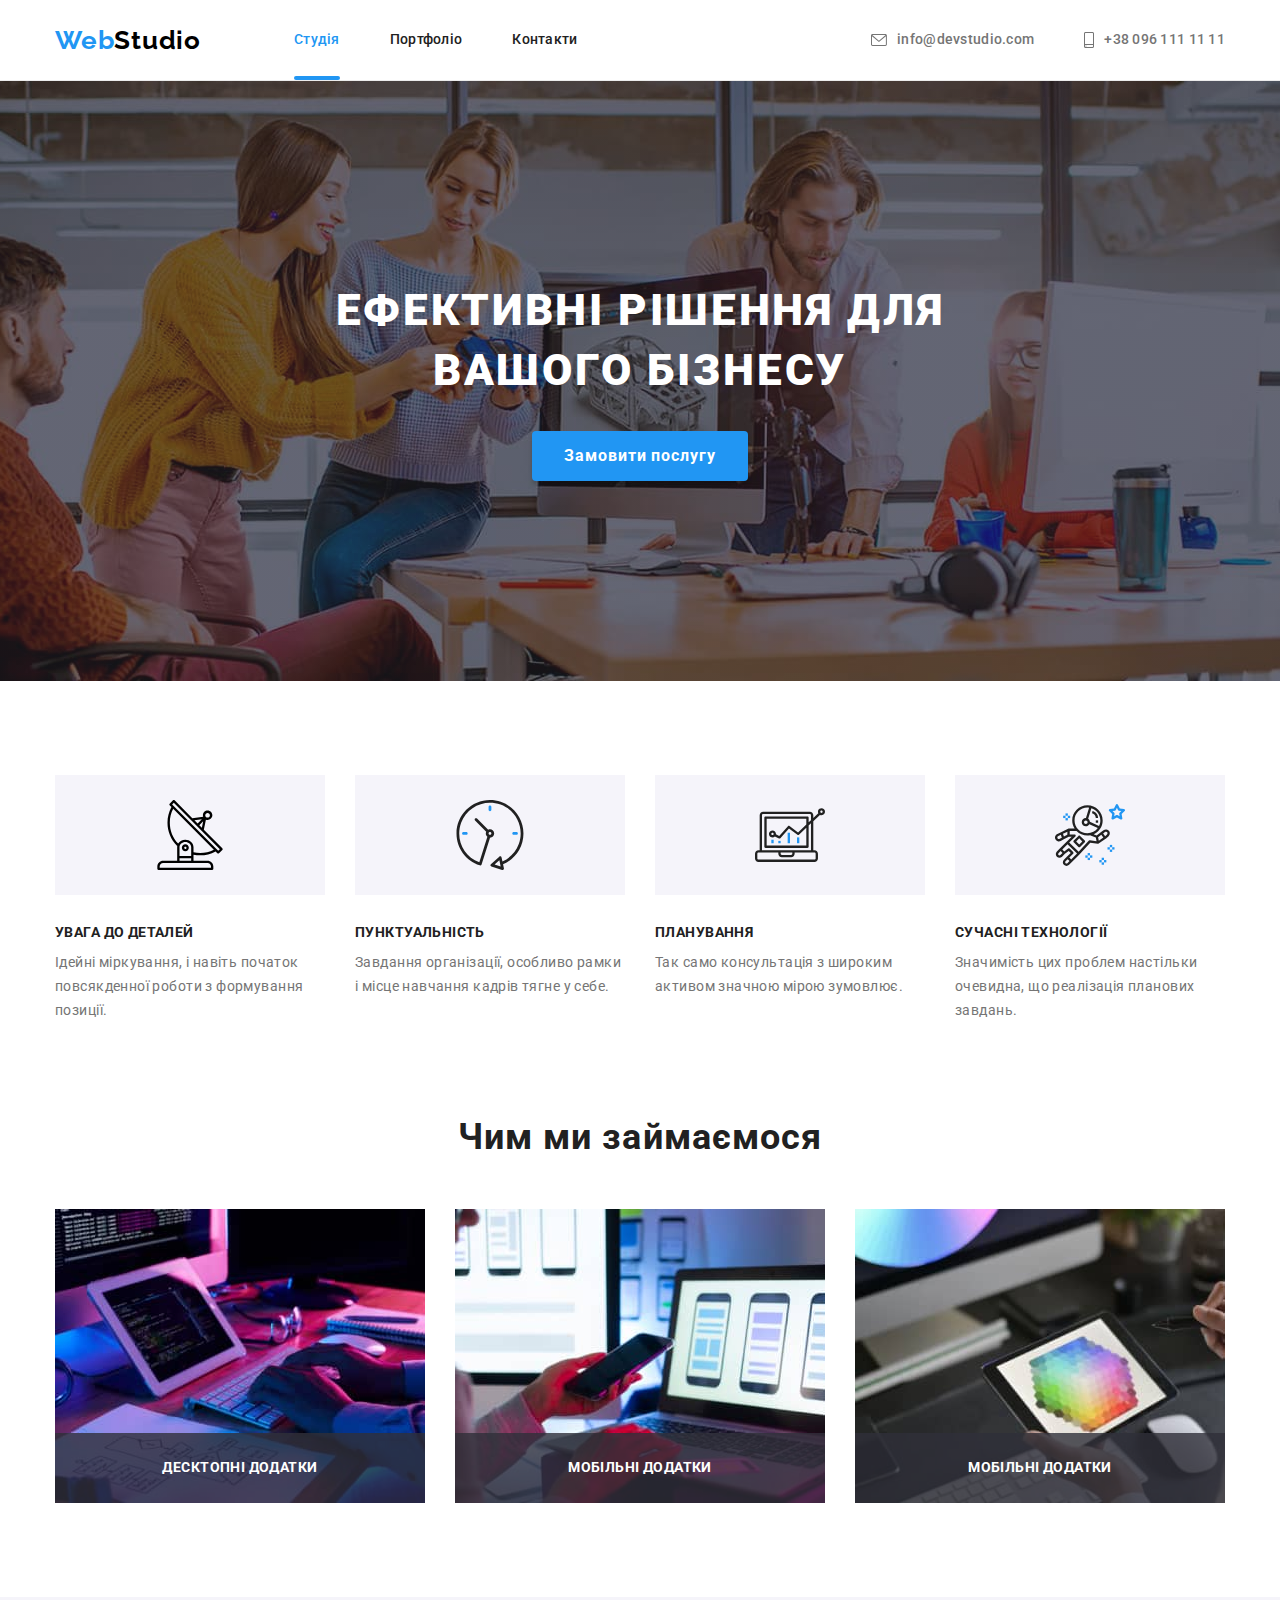
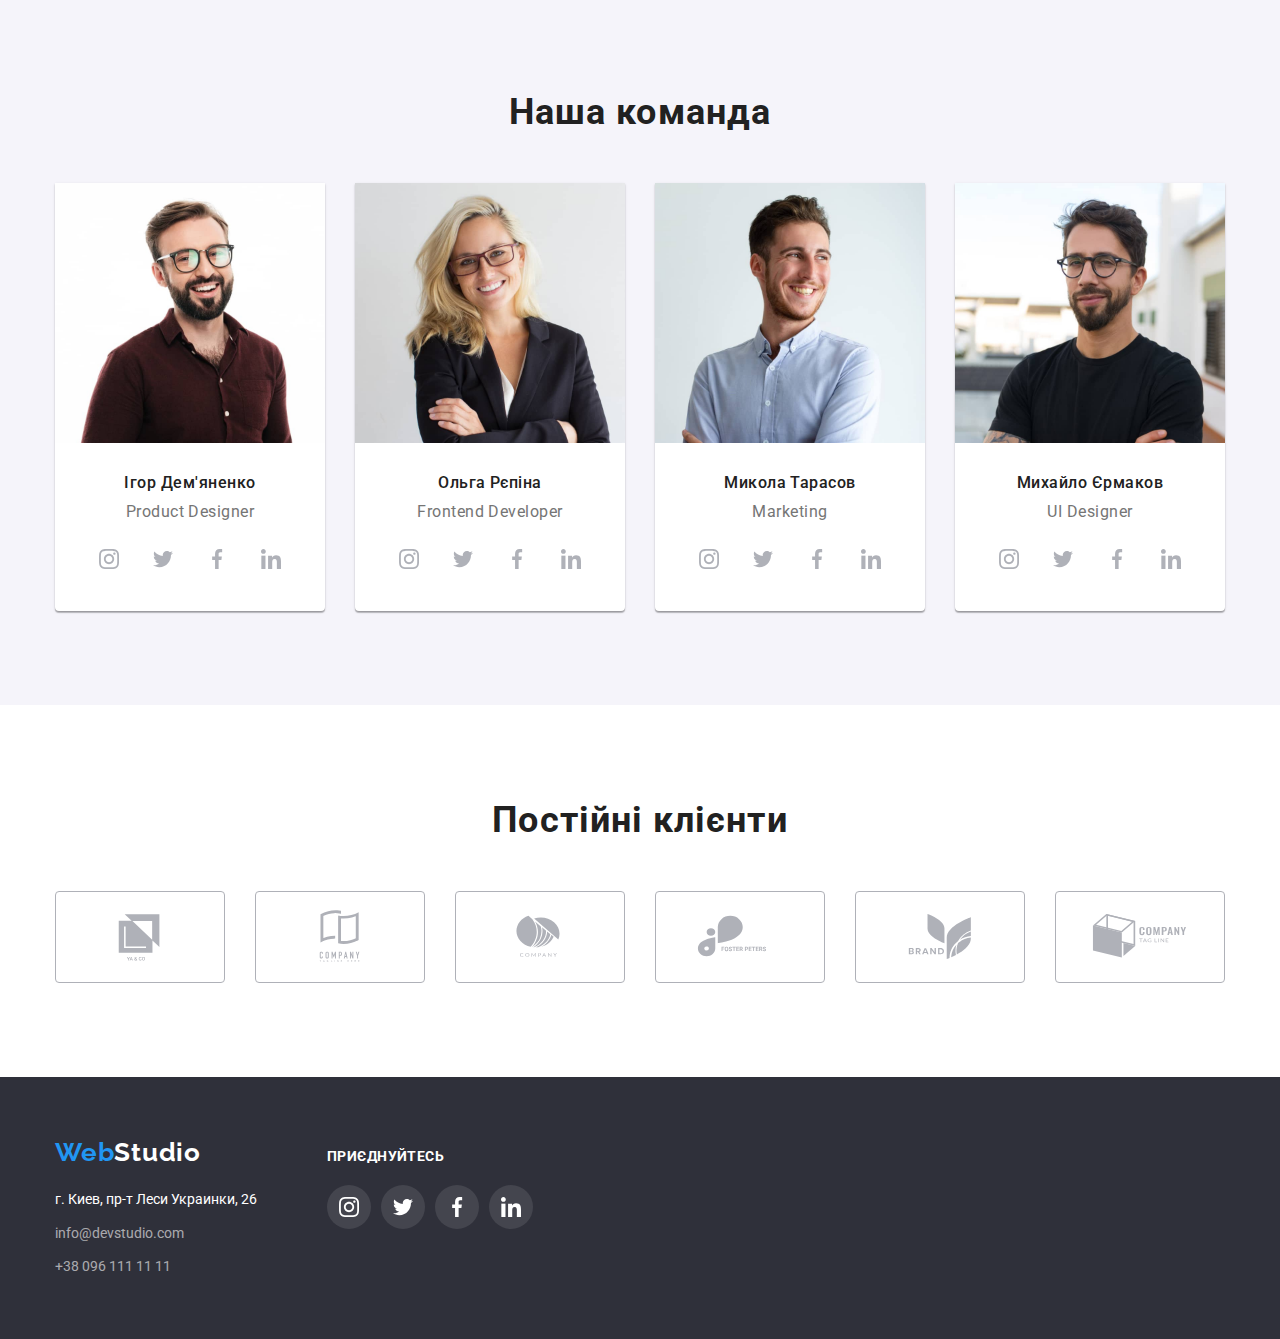
<file: index.html>
<!DOCTYPE html>
<html lang="uk">
  <head>
    <meta charset="UTF-8" />
    <meta http-equiv="X-UA-Compatible" content="IE=edge" />
    <meta name="viewport" content="width=device-width, initial-scale=1.0" />
    <title>GOIT-MARKUP_HW-05</title>
    <link rel="preconnect" href="https://fonts.googleapis.com" />
    <link rel="preconnect" href="https://fonts.gstatic.com" crossorigin />
    <link
      href="https://fonts.googleapis.com/css2?family=Montserrat:wght@400;700&family=Raleway:wght@700&family=Roboto:wght@400;500;700;900&display=swap"
      rel="stylesheet"
    />
    <link
      rel="stylesheet"
      href="https://cdnjs.cloudflare.com/ajax/libs/modern-normalize/1.1.0/modern-normalize.min.css"
    />
    <link rel="stylesheet" href="css/styles.css" />
  </head>
  <body>
    <!-- Шапка -->
    <header class="header">
      <div class="container-nav">
        <nav class="main-nav">
          <a href="./index.html" class="logo link"
            ><span class="accent">Web</span>Studio</a
          >
          <ul class="site-nav list">
            <li class="items">
              <a href="./index.html" class="link current">Студія</a>
            </li>
            <li class="items">
              <a href="./portfolio.html" class="link">Портфоліо</a>
            </li>
            <li class="items"><a href="" class="link">Контакти</a></li>
          </ul>
        </nav>
        <ul class="contacts list">
          <li class="item">
            <a href="mailto:info@devstudio.com" class="link"
              ><svg class="icon-header" width="16px" height="12px">
                <use href="./images/icons.svg#icon-envelope"></use>
              </svg>
              info@devstudio.com</a
            >
          </li>
          <li class="item">
            <a href="tel:+380961111111" class="number link">
              <svg class="icon-header" width="10px" height="16px">
                <use href="./images/icons.svg#icon-smartphone"></use>
              </svg>
              +38 096 111 11 11
            </a>
          </li>
        </ul>
      </div>
    </header>

    <main>
      <!-- Герой -->
      <section class="hero">
        <h1 class="hero-title">Ефективні рішення для вашого бізнесу</h1>
        <button class="button primary" data-modal-open>Замовити послугу</button>
      </section>

      <div class="backdrop is-hidden" data-modal>
        <div class="modal">
          <button class="modal-btn" type="button" data-modal-close>
            <svg class="modal-svg" width="18px" height="18px">
              <use href="./images/icons.svg#icon-close-black-18dp-2-1-1"></use>
            </svg>
          </button>
        </div>
      </div>

      <!-- Особливості -->
      <section class="section">
        <div class="container">
          <ul class="list">
            <li class="item">
              <div class="icon-peculiarities-box">
                <svg class="icon-peculiarities" width="70px" height="70px">
                  <use href="./images/icons.svg#icon-antenna-1"></use>
                </svg>
              </div>
              <h3 class="list-title">Увага до деталей</h3>
              <p class="list-text">
                Ідейні міркування, і навіть початок повсякденної роботи з
                формування позиції.
              </p>
            </li>
            <li class="item">
              <div class="icon-peculiarities-box">
                <svg class="icon-peculiarities" width="70px" height="70px">
                  <use href="./images/icons.svg#icon-clock-1"></use>
                </svg>
              </div>
              <h3 class="list-title">Пунктуальність</h3>
              <p class="list-text">
                Завдання організації, особливо рамки і місце навчання кадрів
                тягне у себе.
              </p>
            </li>
            <li class="item">
              <div class="icon-peculiarities-box">
                <svg class="icon-peculiarities" width="70px" height="70px">
                  <use href="./images/icons.svg#icon-diagram-1"></use>
                </svg>
              </div>
              <h3 class="list-title">Планування</h3>
              <p class="list-text">
                Так само консультація з широким активом значною мірою зумовлює.
              </p>
            </li>
            <li class="item">
              <div class="icon-peculiarities-box">
                <svg class="icon-peculiarities" width="70px" height="70px">
                  <use href="./images/icons.svg#icon-astronaut-1"></use>
                </svg>
              </div>
              <h3 class="list-title">Сучасні технології</h3>
              <p class="list-text">
                Значимість цих проблем настільки очевидна, що реалізація
                планових завдань.
              </p>
            </li>
          </ul>
        </div>
      </section>
      <!-- Чим ми займаємося -->

      <section class="section what-we-are-doing">
        <div class="container">
          <h2 class="section-title">Чим ми займаємося</h2>
          <ul class="list">
            <li class="item what-we-are-doing">
              <div class="images-thumb">
                <img
                  src="images/img-1.jpg"
                  alt="людина працюе за компьютером"
                  width="370"
                  class="images"
                />
                <div class="orerlay-what-we-are-doiing">
                  <p class="text-what-we-are-doing">Десктопні додатки</p>
                </div>
              </div>
            </li>
            <li class="item what-we-are-doing">
              <div class="images-thumb">
                <img
                  src="images/img-2.jpg"
                  alt="людина працюе за ноутбуком"
                  width="370"
                  class="images"
                />
                <div class="orerlay-what-we-are-doiing">
                  <p class="text-what-we-are-doing">Мобільні додатки</p>
                </div>
              </div>
            </li>
            <li class="item what-we-are-doing">
              <div class="images-thumb">
                <img
                  src="images/img-3.jpg"
                  alt="людина працюе за iPad"
                  width="370"
                  class="images"
                />
                <div class="orerlay-what-we-are-doiing">
                  <p class="text-what-we-are-doing">Мобільні додатки</p>
                </div>
              </div>
            </li>
          </ul>
        </div>
      </section>
      <!-- Наша команда -->
      <section class="section our-team">
        <div class="container">
          <h2 class="section-title">Наша команда</h2>
          <ul class="list">
            <li class="our-team-item">
              <img
                src="images/img-4.jpg"
                alt="photo-Ігор Дем'яненко"
                width="270"
                class="images"
              />
              <div class="our-team-text">
                <h3 class="photo-title">Ігор Дем'яненко</h3>
                <p class="photo-text">Product Designer</p>
                <div class="social-media">
                  <a href="" class="networks link">
                    <svg class="icon-our-team" width="20px" height="20px">
                      <use href="./images/icons.svg#icon-instagram"></use>
                    </svg>
                  </a>
                  <a href="" class="networks link">
                    <svg class="icon-our-team" width="20px" height="20px">
                      <use href="./images/icons.svg#icon-twitter"></use>
                    </svg>
                  </a>
                  <a href="" class="networks link">
                    <svg class="icon-our-team" width="20px" height="20px">
                      <use href="./images/icons.svg#icon-facebook"></use>
                    </svg>
                  </a>
                  <a href="" class="networks link">
                    <svg class="icon-our-team" width="20px" height="20px">
                      <use href="./images/icons.svg#icon-linkedin"></use>
                    </svg>
                  </a>
                </div>
              </div>
            </li>
            <li class="our-team-item">
              <img
                src="images/img-5.jpg"
                alt="photo-Ольга Рєпіна"
                width="270"
                class="images"
              />
              <div class="our-team-text">
                <h3 class="photo-title">Ольга Рєпіна</h3>
                <p class="photo-text">Frontend Developer</p>
                <div class="social-media">
                  <a href="" class="networks link">
                    <svg class="icon-our-team" width="20px" height="20px">
                      <use href="./images/icons.svg#icon-instagram"></use>
                    </svg>
                  </a>
                  <a href="" class="networks link">
                    <svg class="icon-our-team" width="20px" height="20px">
                      <use href="./images/icons.svg#icon-twitter"></use>
                    </svg>
                  </a>
                  <a href="" class="networks link">
                    <svg class="icon-our-team" width="20px" height="20px">
                      <use href="./images/icons.svg#icon-facebook"></use>
                    </svg>
                  </a>
                  <a href="" class="networks link">
                    <svg class="icon-our-team" width="20px" height="20px">
                      <use href="./images/icons.svg#icon-linkedin"></use>
                    </svg>
                  </a>
                </div>
              </div>
            </li>
            <li class="our-team-item">
              <img
                src="images/img-6.jpg"
                alt="photo-Микола Тарасов"
                width="270"
                class="images"
              />
              <div class="our-team-text">
                <h3 class="photo-title">Микола Тарасов</h3>
                <p class="photo-text">Marketing</p>
                <div class="social-media">
                  <a href="" class="networks link">
                    <svg class="icon-our-team" width="20px" height="20px">
                      <use href="./images/icons.svg#icon-instagram"></use>
                    </svg>
                  </a>
                  <a href="" class="networks link">
                    <svg class="icon-our-team" width="20px" height="20px">
                      <use href="./images/icons.svg#icon-twitter"></use>
                    </svg>
                  </a>
                  <a href="" class="networks link">
                    <svg class="icon-our-team" width="20px" height="20px">
                      <use href="./images/icons.svg#icon-facebook"></use>
                    </svg>
                  </a>
                  <a href="" class="networks link">
                    <svg class="icon-our-team" width="20px" height="20px">
                      <use href="./images/icons.svg#icon-linkedin"></use>
                    </svg>
                  </a>
                </div>
              </div>
            </li>
            <li class="our-team-item">
              <img
                src="images/img-7.jpg"
                alt="photo-Михайло Єрмаков"
                width="270"
                class="images"
              />
              <div class="our-team-text">
                <h3 class="photo-title">Михайло Єрмаков</h3>
                <p class="photo-text">UI Designer</p>
                <div class="social-media">
                  <a href="" class="networks link">
                    <svg class="icon-our-team" width="20px" height="20px">
                      <use href="./images/icons.svg#icon-instagram"></use>
                    </svg>
                  </a>
                  <a href="" class="networks link">
                    <svg class="icon-our-team" width="20px" height="20px">
                      <use href="./images/icons.svg#icon-twitter"></use>
                    </svg>
                  </a>
                  <a href="" class="networks link">
                    <svg class="icon-our-team" width="20px" height="20px">
                      <use href="./images/icons.svg#icon-facebook"></use>
                    </svg>
                  </a>
                  <a href="" class="networks link">
                    <svg class="icon-our-team" width="20px" height="20px">
                      <use href="./images/icons.svg#icon-linkedin"></use>
                    </svg>
                  </a>
                </div>
              </div>
            </li>
          </ul>
        </div>
      </section>
      <!-- Постійні клієнти -->
      <section class="section">
        <div class="container">
          <h3 class="clients-title">Постійні клієнти</h3>
          <ul class="clients">
            <li class="item">
              <a href="" class="clients-icon-box">
                <svg class="icon-clients" width="106px" height="60px">
                  <use href="./images/icons.svg#icon-Logo"></use>
                </svg>
              </a>
            </li>
            <li class="item">
              <a href="" class="clients-icon-box">
                <svg class="icon-clients" width="106px" height="60px">
                  <use href="./images/icons.svg#icon-Logo-1"></use>
                </svg>
              </a>
            </li>
            <li class="item">
              <a href="" class="clients-icon-box">
                <svg class="icon-clients" width="106px" height="60px">
                  <use href="./images/icons.svg#icon-Logo-2"></use>
                </svg>
              </a>
            </li>
            <li class="item">
              <a href="" class="clients-icon-box">
                <svg class="icon-clients" width="106px" height="60px">
                  <use href="./images/icons.svg#icon-Logo-3"></use>
                </svg>
              </a>
            </li>
            <li class="item">
              <a href="" class="clients-icon-box">
                <svg class="icon-clients" width="106px" height="60px">
                  <use href="./images/icons.svg#icon-Logo-4"></use>
                </svg>
              </a>
            </li>
            <li class="item">
              <a href="" class="clients-icon-box">
                <svg class="icon-clients" width="106px" height="60px">
                  <use href="./images/icons.svg#icon-Logo-5"></use>
                </svg>
              </a>
            </li>
          </ul>
        </div>
      </section>
    </main>

    <!-- Підвал -->
    <footer class="footer">
      <div class="container-footer">
        <div class="container-logo-address">
          <a href="./index.html" class="logo-footer"
            ><span class="accent">Web</span>Studio</a
          >
          <address class="address">
            <ul class="list-footer">
              <li class="item-footer">
                <a
                  href="https://goo.gl/maps/CPtrU1FHBa2aNyZL9"
                  target="_blank"
                  rel="noopener noreferrer nofollow"
                  class="address-a"
                  >г. Киев, пр-т Леси Украинки, 26</a
                >
              </li>
              <li class="item-footer">
                <a href="mailto:info@devstudio.com" class="footer-link"
                  >info@devstudio.com</a
                >
              </li>
              <li class="item-footer">
                <a href="tel:+380961111111" class="footer-link"
                  >+38 096 111 11 11</a
                >
              </li>
            </ul>
          </address>
        </div>
        <div class="icon-footer-container">
          <p class="icon-footer-title">приєднуйтесь</p>
          <ul class="icon-list">
            <li class="item">
              <a href="" class="icon-container">
                <svg class="icon-footer" width="20px" height="20px">
                  <use href="./images/icons.svg#icon-instagram"></use>
                </svg>
              </a>
            </li>
            <li class="item">
              <a href="" class="icon-container">
                <svg class="icon-footer" width="20px" height="20px">
                  <use href="./images/icons.svg#icon-twitter"></use>
                </svg>
              </a>
            </li>
            <li class="item">
              <a href="" class="icon-container">
                <svg class="icon-footer" width="20px" height="20px">
                  <use href="./images/icons.svg#icon-facebook"></use>
                </svg>
              </a>
            </li>
            <li class="item">
              <a href="" class="icon-container">
                <svg class="icon-footer" width="20px" height="20px">
                  <use href="./images/icons.svg#icon-linkedin"></use>
                </svg>
              </a>
            </li>
          </ul>
        </div>
      </div>
    </footer>
    <script src="./js/modal.js"></script>
  </body>
</html>
</file>
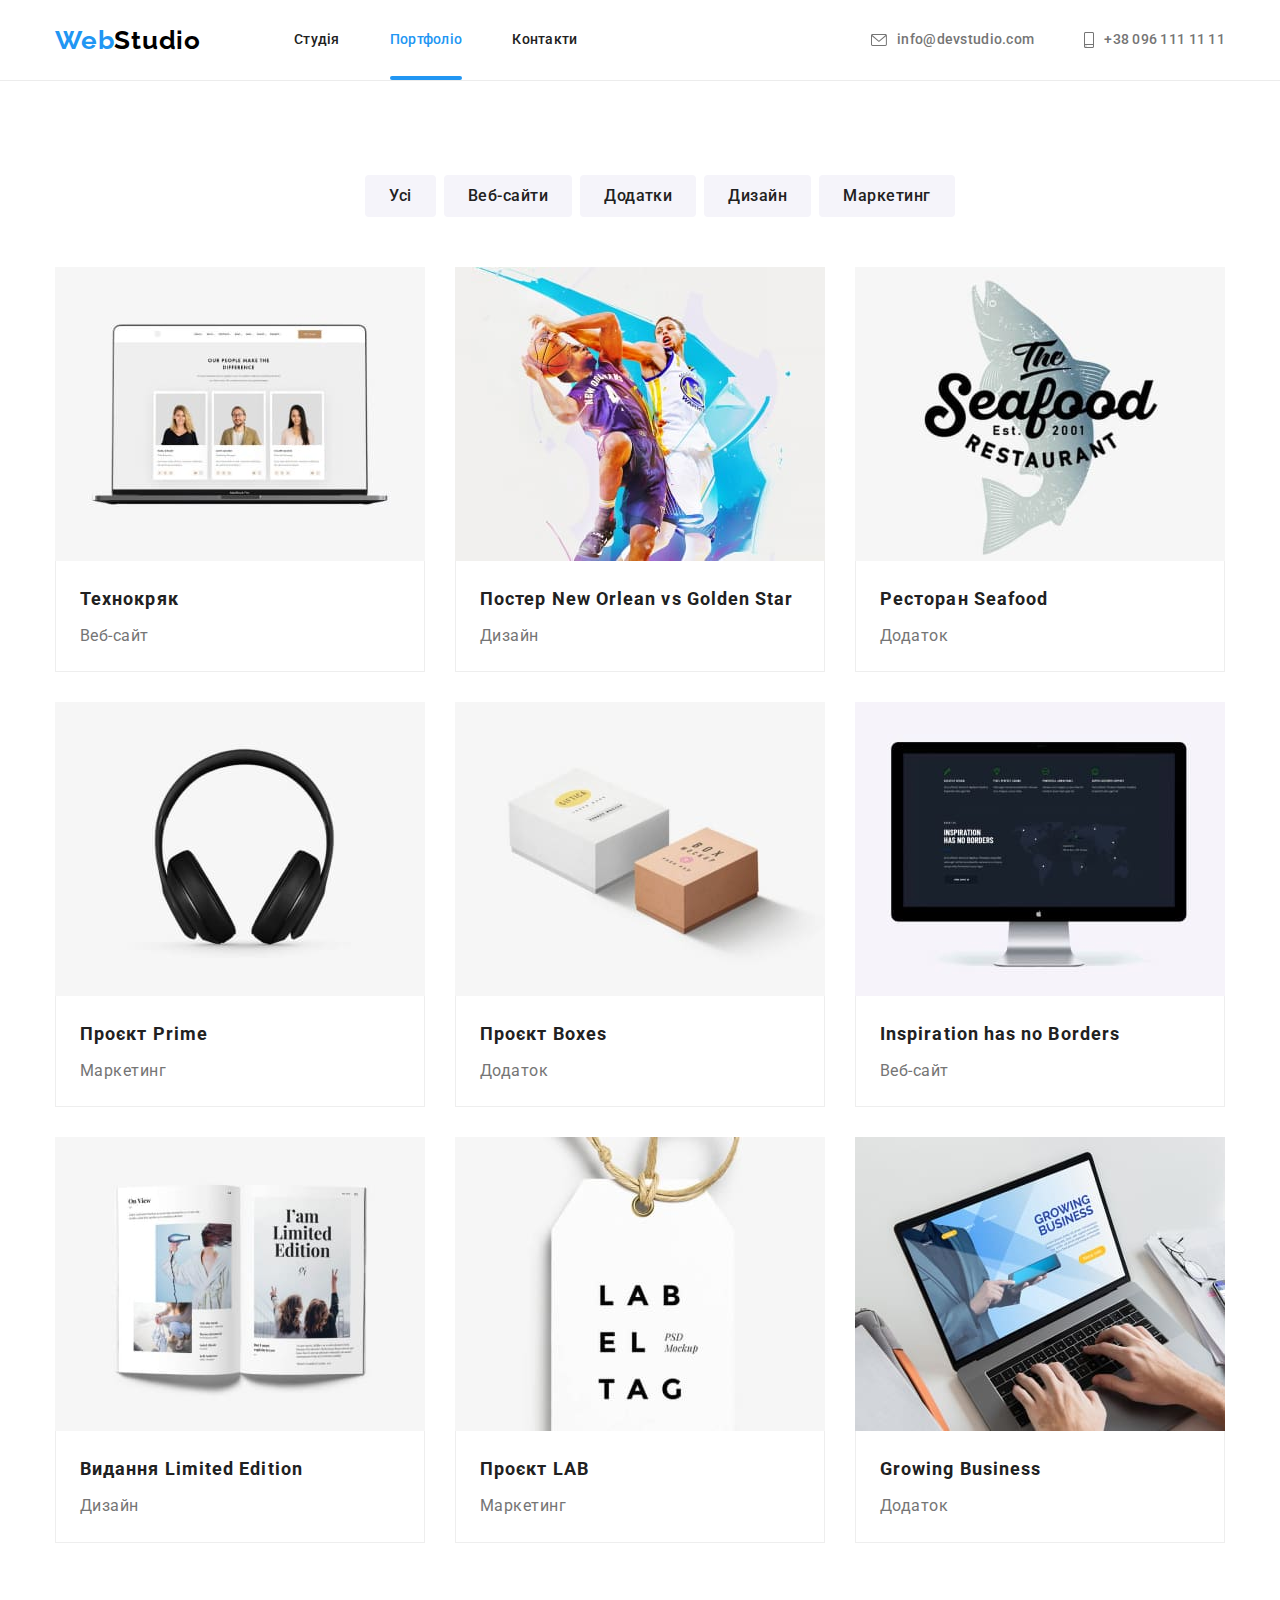
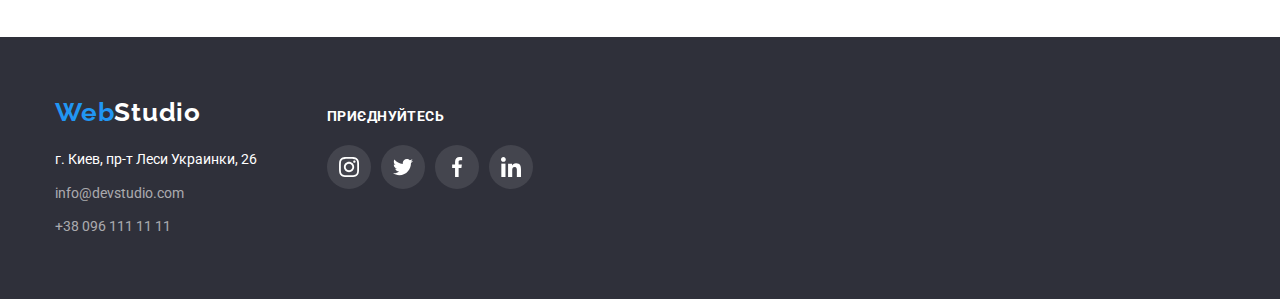
<file: portfolio.html>
<!DOCTYPE html>
<html lang="uk">
  <head>
    <meta charset="UTF-8" />
    <meta http-equiv="X-UA-Compatible" content="IE=edge" />
    <meta name="viewport" content="width=device-width, initial-scale=1.0" />
    <title>GOIT-MARKUP_HW-05</title>
    <link rel="preconnect" href="https://fonts.googleapis.com" />
    <link rel="preconnect" href="https://fonts.gstatic.com" crossorigin />
    <link
      href="https://fonts.googleapis.com/css2?family=Montserrat:wght@400;700&family=Raleway:wght@700&family=Roboto:wght@400;500;700;900&display=swap"
      rel="stylesheet"
    />
    <link
      rel="stylesheet"
      href="https://cdnjs.cloudflare.com/ajax/libs/modern-normalize/1.1.0/modern-normalize.min.css"
    />
    <link rel="stylesheet" href="css/styles.css" />
  </head>
  <body>
    <!-- Шапка -->

    <header class="header">
      <div class="container-nav">
        <nav class="main-nav">
          <a href="./index.html" class="logo link"
            ><span class="accent">Web</span>Studio</a
          >
          <ul class="site-nav list">
            <li class="items">
              <a href="./index.html" class="link">Студія</a>
            </li>
            <li class="items">
              <a href="./portfolio.html" class="link current">Портфоліо</a>
            </li>
            <li class="items"><a href="" class="link">Контакти</a></li>
          </ul>
        </nav>
        <ul class="contacts list">
          <li class="item">
            <a href="mailto:info@devstudio.com" class="link"
              ><svg class="icon-header" width="16px" height="12px">
                <use href="./images/icons.svg#icon-envelope"></use>
              </svg>
              info@devstudio.com</a
            >
          </li>
          <li class="item">
            <a href="tel:+380961111111" class="number link">
              <svg class="icon-header" width="10px" height="16px">
                <use href="./images/icons.svg#icon-smartphone"></use>
              </svg>
              +38 096 111 11 11
            </a>
          </li>
        </ul>
      </div>
    </header>

    <!-- Main -->

    <main>
      <!-- Наші проекти -->

      <section class="section">
        <div class="container">
          <h1 class="visually-hidden">Наші проекти</h1>
          <ul class="list-btn">
            <li class="item btn">
              <button type="button" class="button secondary">Усі</button>
            </li>
            <li class="item btn">
              <button type="button" class="button secondary">Веб-сайти</button>
            </li>
            <li class="item btn">
              <button type="button" class="button secondary">Додатки</button>
            </li>
            <li class="item btn">
              <button type="button" class="button secondary">Дизайн</button>
            </li>
            <li class="item btn">
              <button type="button" class="button secondary">Маркетинг</button>
            </li>
          </ul>
          <ul class="list-portfolio">
            <li class="item project">
              <a href="" class="projects-link">
                <div class="project-images-thumb">
                  <img src="images/portfolio-1.jpg" alt="ноутбук" width="370" />
                  <div class="project-overlay">
                    <p class="project-images-text">
                      Ресурс пропонує комплексні пропозиції з різним рівнем
                      функціоналу та сервісів. Все це дозволить відвідувачу
                      отримати вичерпні відомості про компанію чи приватну
                      особу.
                    </p>
                  </div>
                </div>
                <div class="card-text">
                  <h2 class="projects-title">Технокряк</h2>
                  <p class="projects-text">Веб-сайт</p>
                </div>
              </a>
            </li>
            <li class="item project">
              <a href="" class="projects-link">
                <div class="project-images-thumb">
                  <img
                    src="images/portfolio-2.jpg"
                    alt="баскетболісти"
                    width="370"
                  />
                  <div class="project-overlay">
                    <p class="project-images-text">
                      Ресурс пропонує комплексні пропозиції з різним рівнем
                      функціоналу та сервісів. Все це дозволить відвідувачу
                      отримати вичерпні відомості про компанію чи приватну
                      особу.
                    </p>
                  </div>
                </div>
                <div class="card-text">
                  <h2 class="projects-title">
                    Постер New Orlean vs Golden Star
                  </h2>
                  <p class="projects-text">Дизайн</p>
                </div>
              </a>
            </li>
            <li class="item project">
              <a href="" class="projects-link">
                <div class="project-images-thumb">
                  <img
                    src="images/portfolio-3.jpg"
                    alt="логотип seafood"
                    width="370"
                  />
                  <div class="project-overlay">
                    <p class="project-images-text">
                      Ресурс пропонує комплексні пропозиції з різним рівнем
                      функціоналу та сервісів. Все це дозволить відвідувачу
                      отримати вичерпні відомості про компанію чи приватну
                      особу.
                    </p>
                  </div>
                </div>
                <div class="card-text">
                  <h2 class="projects-title">Ресторан Seafood</h2>
                  <p class="projects-text">Додаток</p>
                </div>
              </a>
            </li>
            <li class="item project">
              <a href="" class="projects-link">
                <div class="project-images-thumb">
                  <img
                    src="images/portfolio-4.jpg"
                    alt="навушники"
                    width="370"
                  />
                  <div class="project-overlay">
                    <p class="project-images-text">
                      Ресурс пропонує комплексні пропозиції з різним рівнем
                      функціоналу та сервісів. Все це дозволить відвідувачу
                      отримати вичерпні відомості про компанію чи приватну
                      особу.
                    </p>
                  </div>
                </div>
                <div class="card-text">
                  <h2 class="projects-title">Проєкт Prime</h2>
                  <p class="projects-text">Маркетинг</p>
                </div>
              </a>
            </li>
            <li class="item project">
              <a href="" class="projects-link">
                <div class="project-images-thumb">
                  <img
                    src="images/portfolio-5.jpg"
                    alt="дві коробки"
                    width="370"
                  />
                  <div class="project-overlay">
                    <p class="project-images-text">
                      Ресурс пропонує комплексні пропозиції з різним рівнем
                      функціоналу та сервісів. Все це дозволить відвідувачу
                      отримати вичерпні відомості про компанію чи приватну
                      особу.
                    </p>
                  </div>
                </div>
                <div class="card-text">
                  <h2 class="projects-title">Проєкт Boxes</h2>
                  <p class="projects-text">Додаток</p>
                </div>
              </a>
            </li>
            <li class="item project">
              <a href="" class="projects-link">
                <div class="project-images-thumb">
                  <img src="images/portfolio-6.jpg" alt="монітор" width="370" />
                  <div class="project-overlay">
                    <p class="project-images-text">
                      Ресурс пропонує комплексні пропозиції з різним рівнем
                      функціоналу та сервісів. Все це дозволить відвідувачу
                      отримати вичерпні відомості про компанію чи приватну
                      особу.
                    </p>
                  </div>
                </div>
                <div class="card-text">
                  <h2 class="projects-title">Inspiration has no Borders</h2>
                  <p class="projects-text">Веб-сайт</p>
                </div>
              </a>
            </li>
            <li class="item project">
              <a href="" class="projects-link">
                <div class="project-images-thumb">
                  <img src="images/portfolio-7.jpg" alt="книжка" width="370" />
                  <div class="project-overlay">
                    <p class="project-images-text">
                      Ресурс пропонує комплексні пропозиції з різним рівнем
                      функціоналу та сервісів. Все це дозволить відвідувачу
                      отримати вичерпні відомості про компанію чи приватну
                      особу.
                    </p>
                  </div>
                </div>
                <div class="card-text">
                  <h2 class="projects-title">Видання Limited Edition</h2>
                  <p class="projects-text">Дизайн</p>
                </div>
              </a>
            </li>
            <li class="item project">
              <a href="" class="projects-link">
                <div class="project-images-thumb">
                  <img src="images/portfolio-8.jpg" alt="лейбел" width="370" />
                  <div class="project-overlay">
                    <p class="project-images-text">
                      Ресурс пропонує комплексні пропозиції з різним рівнем
                      функціоналу та сервісів. Все це дозволить відвідувачу
                      отримати вичерпні відомості про компанію чи приватну
                      особу.
                    </p>
                  </div>
                </div>
                <div class="card-text">
                  <h2 class="projects-title">Проєкт LAB</h2>
                  <p class="projects-text">Маркетинг</p>
                </div>
              </a>
            </li>
            <li class="item project">
              <a href="" class="projects-link">
                <div class="project-images-thumb">
                  <img src="images/portfolio-9.jpg" alt="ноутбук" width="370" />
                  <div class="project-overlay">
                    <p class="project-images-text">
                      Ресурс пропонує комплексні пропозиції з різним рівнем
                      функціоналу та сервісів. Все це дозволить відвідувачу
                      отримати вичерпні відомості про компанію чи приватну
                      особу.
                    </p>
                  </div>
                </div>
                <div class="card-text">
                  <h2 class="projects-title">Growing Business</h2>
                  <p class="projects-text">Додаток</p>
                </div>
              </a>
            </li>
          </ul>
        </div>
      </section>
    </main>
    <!-- Підвал -->
    <footer class="footer">
      <div class="container-footer">
        <div class="container-logo-address">
          <a href="./index.html" class="logo-footer"
            ><span class="accent">Web</span>Studio</a
          >
          <address class="address">
            <ul class="list-footer">
              <li class="item-footer">
                <a
                  href="https://goo.gl/maps/CPtrU1FHBa2aNyZL9"
                  target="_blank"
                  rel="noopener noreferrer nofollow"
                  class="address-a"
                  >г. Киев, пр-т Леси Украинки, 26</a
                >
              </li>
              <li class="item-footer">
                <a href="mailto:info@devstudio.com" class="footer-link"
                  >info@devstudio.com</a
                >
              </li>
              <li class="item-footer">
                <a href="tel:+380961111111" class="footer-link"
                  >+38 096 111 11 11</a
                >
              </li>
            </ul>
          </address>
        </div>
        <div class="icon-footer-container">
          <p class="icon-footer-title">приєднуйтесь</p>
          <ul class="icon-list">
            <li class="item">
              <a href="" class="icon-container">
                <svg class="icon-footer" width="20px" height="20px">
                  <use href="./images/icons.svg#icon-instagram"></use>
                </svg>
              </a>
            </li>
            <li class="item">
              <a href="" class="icon-container">
                <svg class="icon-footer" width="20px" height="20px">
                  <use href="./images/icons.svg#icon-twitter"></use>
                </svg>
              </a>
            </li>
            <li class="item">
              <a href="" class="icon-container">
                <svg class="icon-footer" width="20px" height="20px">
                  <use href="./images/icons.svg#icon-facebook"></use>
                </svg>
              </a>
            </li>
            <li class="item">
              <a href="" class="icon-container">
                <svg class="icon-footer" width="20px" height="20px">
                  <use href="./images/icons.svg#icon-linkedin"></use>
                </svg>
              </a>
            </li>
          </ul>
        </div>
      </div>
    </footer>
  </body>
</html>
</file>
<file: css/styles.css>
:root {
  --primary-text-color: #212121;
  --secondary-text-color: #757575;
  --primary-white-color: #f5f5f5;
  --secondary-white-color: #f5f4fa;
  --white-bg-color: #ffffff;
  --dark-bg-color: #2f303a;
  --blue-bg-color: #2196f3;
  --bg-btn-color: #188ce8;
  --icon-primary-color: #afb1b8;
  --timing-function: cubic-bezier(0.4, 0, 0.2, 1);
}

body {
  background: var(--white-bg-color);
  color: var(--primary-text-color);
  font-family: Roboto, sans-serif;
}

/* Утилиты */

.list {
  list-style: none;
  margin: 0;
  padding: 0;
}

.container {
  width: 1200px;
  padding-left: 15px;
  padding-right: 15px;
  margin-left: auto;
  margin-right: auto;
}

.section {
  padding-top: 94px;
  padding-bottom: 94px;
}

.section.what-we-are-doing {
  padding-top: 0;
}

:focus {
  outline: none;
}

/* Навигація */

.header {
  background-color: var(--white-bg-color);
  border-bottom: 1px solid #ececec;
}

.container-nav {
  display: flex;
  width: 1200px;
  padding-left: 15px;
  padding-right: 15px;
  margin-left: auto;
  margin-right: auto;
}

.main-nav {
  display: flex;
  align-items: center;
}

.logo {
  font-family: "Raleway", sans-serif;
  font-weight: 700;
  font-size: 26px;
  line-height: 1.19;
  letter-spacing: 0.03em;

  color: #000000;
}

.accent {
  color: var(--blue-bg-color);
}

.site-nav {
  margin-left: 93px;
}

.site-nav.list {
  display: flex;
}

.site-nav .items + .items {
  margin-left: 50px;
}

.site-nav .items {
  position: relative;
}

.site-nav .link::after {
  position: absolute;
  bottom: 0;
  content: "";
  width: 100%;
  height: 4px;
  display: block;
  background: var(--blue-bg-color);
  border-radius: 2px;
  opacity: 0;

  transition: opacity 250ms var(--timing-function);
}

.site-nav .link.current::after {
  opacity: 1;
}

.site-nav .link {
  display: block;
  padding-top: 32px;
  padding-bottom: 32px;

  color: var(--primary-text-color);

  transition: color 250ms var(--timing-function);
}

.site-nav .link:hover,
.site-nav .link:focus,
.site-nav .link.current {
  color: var(--blue-bg-color);
}

.site-nav .link {
  font-weight: 500;
  font-size: 14px;
  line-height: 1.14;
  letter-spacing: 0.02em;
}

.contacts.list {
  display: flex;
  margin-left: auto;
}

.contacts .link {
  display: block;
  padding-top: 32px;
  padding-bottom: 32px;

  font-weight: 500;
  font-size: 14px;
  line-height: 1.14;
  letter-spacing: 0.02em;

  color: var(--secondary-text-color);

  transition: color 250ms var(--timing-function);
}

.contacts.list .item + .item {
  margin-left: 50px;
}

.contacts .link:hover,
.contacts .link:focus {
  color: var(--blue-bg-color);
}

.contacts .number {
  color: var(--secondary-text-color);
  text-decoration: none;
}

.icon-header {
  display: flex;
  align-items: center;

  margin-right: 10px;

  fill: var(--secondary-text-color);
  transition: fill 250ms var(--timing-function);
}

.contacts .link:hover .icon-header {
  fill: var(--blue-bg-color);
}

.contacts .link:focus .icon-header {
  fill: var(--blue-bg-color);
}

.link {
  text-decoration: none;
}

.contacts .link {
  display: flex;
  align-items: center;
}

/* герой */

.hero {
  background-color: var(--dark-bg-color);
  color: var(--white-bg-color);
  background-image: linear-gradient(
      to right,
      rgba(47, 48, 58, 0.4),
      rgba(47, 48, 58, 0.4)
    ),
    url("../images/hero-bg.jpg");
  background-position: center;
  background-repeat: no-repeat;

  max-width: 1600px;
  text-align: center;
  padding-top: 200px;
  padding-bottom: 200px;
  margin-left: auto;
  margin-right: auto;
}

.hero-title {
  font-weight: 900;
  font-size: 44px;
  line-height: 1.36;
  letter-spacing: 0.06em;
  text-transform: uppercase;
  text-align: center;

  color: var(--white-bg-color);

  width: 696px;
  margin-top: 0;
  margin-bottom: 30px;
  margin-left: auto;
  margin-right: auto;
}

.button.primary {
  font-weight: 700;
  font-size: 16px;
  line-height: 1.9;
  font-family: inherit;
  text-align: center;
  letter-spacing: 0.06em;

  box-shadow: 0px 4px 4px rgba(0, 0, 0, 0.15);
  border: transparent;
  border-radius: 4px;
  cursor: pointer;
  padding: 10px 32px;

  background-color: var(--blue-bg-color);
  color: var(--white-bg-color);

  transition: background-color 250ms var(--timing-function);
}

.button.primary:hover,
.button.primary:focus {
  background-color: var(--bg-btn-color);
}

/* Особливості */

.list {
  display: flex;
}

.list .item + .item {
  margin-left: 30px;
}

.list-title {
  font-weight: 700;
  font-size: 14px;
  line-height: 1.14;
  letter-spacing: 0.03em;
  text-transform: uppercase;

  color: var(--primary-text-color);

  margin-top: 0;
  margin-bottom: 10px;
}

.list-text {
  font-size: 14px;
  line-height: 1.7;
  letter-spacing: 0.03em;

  color: var(--secondary-text-color);

  margin-top: 0;
  margin-bottom: 0;
}

.icon-peculiarities-box {
  display: flex;
  align-items: center;

  width: 270px;
  height: 120px;
  background-color: var(--secondary-white-color);
  margin-bottom: 30px;
}

.icon-peculiarities {
  margin-left: auto;
  margin-right: auto;
}

/* Чим ми займаемось */

.section-title {
  font-weight: 700;
  font-size: 36px;
  line-height: 1.17;
  letter-spacing: 0.03em;
  text-align: center;

  color: var(--primary-text-color);

  margin-top: 0;
  margin-bottom: 50px;
}

.images-thumb {
  position: relative;
}

.orerlay-what-we-are-doiing {
  position: absolute;
  bottom: 0;
  width: 100%;
  height: 70px;
  background: rgba(47, 48, 58, 0.8);
}

.text-what-we-are-doing {
  position: absolute;
  bottom: 27px;
  left: 50%;
  transform: translate(-50%);

  font-weight: 700;
  font-size: 14px;
  line-height: 1.16;
  text-align: center;
  letter-spacing: 0.03em;
  text-transform: uppercase;

  color: var(--white-bg-color);
  margin: 0;
  padding: 0;
}

/* Наша команда */

.our-team {
  background-color: var(--secondary-white-color);

  padding-top: 94px;
  padding-bottom: 94px;
  margin-top: 0;
  margin-bottom: 0;
}

.our-team-item + .our-team-item {
  margin-left: 30px;
}

.our-team-item {
  background-color: var(--white-bg-color);
  box-shadow: 0px 1px 3px rgba(0, 0, 0, 0.12), 0px 1px 1px rgba(0, 0, 0, 0.14),
    0px 2px 1px rgba(0, 0, 0, 0.2);
  border-radius: 0px 0px 4px 4px;
  text-align: center;
}

.photo-title {
  font-weight: 500;
  font-size: 16px;
  line-height: 1.19;
  letter-spacing: 0.03em;

  color: var(--primary-text-color);

  margin-top: 0;
  margin-bottom: 10px;
}

.photo-text {
  font-size: 16px;
  line-height: 1.19;
  letter-spacing: 0.03em;

  color: var(--secondary-text-color);

  margin-top: 0;
  margin-bottom: 0;
}

.our-team-text {
  padding-top: 30px;
  padding-bottom: 30px;
}

.social-media {
  display: flex;
  justify-content: center;
  padding-top: 16px;
}

.social-media .link + .link {
  margin-left: 10px;
}

.networks {
  display: flex;
  align-items: center;
  width: 44px;
  height: 44px;
  border-radius: 50%;

  transition: background 250ms var(--timing-function);
}

.icon-our-team {
  fill: var(--icon-primary-color);

  margin-left: auto;
  margin-right: auto;

  transition: fill 250ms var(--timing-function);
}

.networks:hover,
.networks:focus {
  background: var(--blue-bg-color);
}

.networks:hover .icon-our-team,
.networks:focus .icon-our-team {
  fill: var(--white-bg-color);
}

/* Наші проекти */

.projects-title {
  font-weight: 700;
  font-size: 18px;
  line-height: 2;
  letter-spacing: 0.06em;

  color: var(--primary-text-color);
}

.projects-text {
  font-size: 16px;
  line-height: 1.9;
  letter-spacing: 0.03em;

  color: var(--secondary-text-color);
}

.projects-link {
  text-decoration: none;
}

/* Постійні клієнти */

.clients {
  display: flex;
  list-style: none;
  margin: 0;
  padding: 0;
}

.clients-title {
  font-weight: 700;
  font-size: 36px;
  line-height: 1.17;
  text-align: center;
  letter-spacing: 0.03em;
  margin-top: 0;
  margin-bottom: 50px;
}

.clients .item + .item {
  margin-left: 30px;
}

.icon-clients {
  fill: var(--icon-primary-color);

  margin-left: auto;
  margin-right: auto;

  transition: fill 250ms var(--timing-function);
}

.clients-icon-box {
  display: flex;
  align-items: center;
  width: 170px;
  height: 92px;
  border: 1px solid var(--icon-primary-color);
  border-radius: 4px;

  transition: border 250ms var(--timing-function);
}

.clients-icon-box:hover,
.clients-icon-box:focus {
  border: 1px solid var(--blue-bg-color);
}

.clients-icon-box:hover .icon-clients,
.clients-icon-box:focus .icon-clients {
  fill: var(--blue-bg-color);
}

/* Футер */

.footer {
  background-color: var(--dark-bg-color);
  padding-top: 60px;
  padding-bottom: 60px;
}

.container-footer {
  display: flex;
  align-items: baseline;
  width: 1200px;
  margin-left: auto;
  margin-right: auto;
  padding-left: 15px;
  padding-right: 15px;
}

.logo-footer {
  display: block;

  color: #000000;
  color: var(--white-bg-color);

  text-decoration: none;

  margin-bottom: 20px;

  font-family: "Raleway", sans-serif;
  font-weight: 700;
  font-size: 26px;
  line-height: 1.19;
  letter-spacing: 0.03em;
}

.address {
  font-style: normal;
  font-size: 14px;
  line-height: 1.7;
  display: flex;
}

.icon-footer {
  fill: var(--white-bg-color);

  margin-left: auto;
  margin-right: auto;
}

.icon-container {
  display: flex;
  align-items: center;
  width: 44px;
  height: 44px;
  border-radius: 50%;
  background: rgba(255, 255, 255, 0.1);

  transition: background 250ms var(--timing-function);
}

.icon-container:hover,
.icon-container:focus {
  background: var(--blue-bg-color);
}

.list-footer {
  list-style: none;
  padding-left: 0;
  margin-top: 0;
  margin-bottom: 0;
}

.item-footer:not(:last-child) {
  margin-bottom: 10px;
}

.address-a {
  color: var(--white-bg-color);

  text-decoration: none;
  margin-bottom: 10px;
}

.footer-link {
  color: rgba(255, 255, 255, 0.6);
  text-decoration: none;
}

.icon-list {
  display: flex;
  margin: 0px;
  padding: 0;
  list-style: none;
}

.icon-footer-title {
  margin: 0;
  margin-right: auto;
  margin-bottom: 20px;

  font-weight: 700;
  font-size: 14px;
  line-height: 1.14;
  letter-spacing: 0.03em;
  text-transform: uppercase;

  color: var(--white-bg-color);
}

.icon-footer-container {
  margin-left: 70px;
}

.icon-list .item + .item {
  margin-left: 10px;
}

img {
  display: block;
}

/* Портфолио */

.visually-hidden {
  position: absolute;
  white-space: nowrap;
  width: 1px;
  height: 1px;
  overflow: hidden;
  border: 0;
  padding: 0;
  clip: rect(0 0 0 0);
  clip-path: inset(50%);
  margin: -1px;
}

.portfolio-main {
  width: 1200px;
  padding-left: 15px;
  padding-right: 15px;
  margin-top: 94px;
  margin-bottom: 94px;
  margin-left: auto;
  margin-right: auto;
}

.list-btn {
  display: flex;
  justify-content: center;
  list-style: none;

  margin-top: 0;
  margin-bottom: 50px;
}

.list-btn .item + .item {
  margin-left: 8px;
}

/* кнопки портфоліо */
.button.secondary {
  font-family: "Roboto";
  font-style: normal;
  font-weight: 500;
  font-size: 16px;
  line-height: 1.6;
  letter-spacing: 0.03em;
  text-align: center;

  padding-top: 6px;
  padding-bottom: 6px;
  padding-left: 22px;
  padding-right: 22px;

  border-color: transparent;
  border-radius: 4px;
  cursor: pointer;

  background-color: var(--secondary-white-color);
  color: var(--primary-text-color);

  transition: background-color 250ms var(--timing-function),
    color 250ms var(--timing-function), box-shadow 250ms var(--timing-function);
}

.button.secondary:hover,
.button.secondary:focus {
  background-color: var(--blue-bg-color);
  color: var(--white-bg-color);
  box-shadow: 0px 3px 1px rgba(0, 0, 0, 0.1), 0px 1px 2px rgba(0, 0, 0, 0.08),
    0px 2px 2px rgba(0, 0, 0, 0.12);
}

/* Портфоліо карточки */

.project-images-thumb {
  position: relative;
  overflow: hidden;
}

.project-overlay {
  position: absolute;
  top: 0;
  left: 0;
  width: 100%;
  height: 100%;
  background: rgba(33, 150, 243, 0.9);

  transform: translateY(100%);
  transition: transform 250ms var(--timing-function);
}

.item.project:hover .project-overlay {
  transform: translateY(0);
}

.project-images-text {
  position: absolute;
  top: 63px;
  left: 24px;
  margin: 0;
  font-weight: 400;
  font-size: 18px;
  line-height: 1.55;
  letter-spacing: 0.03em;
  color: var(--white-bg-color);

  width: 322px;
  height: 168px;
}

.list-portfolio {
  list-style: none;
  display: flex;
  flex-wrap: wrap;
  margin: 0;
  padding: 0;
}

.item.project {
  position: relative;

  transition: box-shadow 250ms var(--timing-function);
}

.projects-link {
  box-sizing: border-box;
}
.item.project:hover {
  box-shadow: 0px 1px 1px rgba(0, 0, 0, 0.12), 0px 4px 4px rgba(0, 0, 0, 0.06),
    1px 4px 6px rgba(0, 0, 0, 0.16);
}

.list-portfolio .item {
  width: calc((100% - 60px) / 3);
  margin-right: 30px;
}

.list-portfolio .item:nth-child(3n) {
  margin-right: 0px;
}

.list-portfolio .item {
  margin-bottom: 30px;
}

.list-portfolio .item:nth-last-child(-n + 3) {
  margin-bottom: 0;
}

.projects-link {
  box-sizing: border-box;
}

.projects-title {
  margin-top: 0;
  margin-bottom: 4px;
}

.projects-text {
  margin: 0;
}

.card-text {
  padding-top: 20px;
  padding-bottom: 20px;
  padding-right: 24px;
  padding-left: 24px;

  border-bottom: 1px solid #eeeeee;
  border-right: 1px solid #eeeeee;
  border-left: 1px solid #eeeeee;
}

.backdrop {
  position: fixed;
  top: 0;
  left: 0;
  width: 100%;
  height: 100%;
  background: rgba(0, 0, 0, 0.2);
  opacity: 1;
  transition: opacity 250ms var(--timing-function);
  z-index: 1;
}

.backdrop.is-hidden {
  opacity: 0;
  pointer-events: none;
}

.backdrop.is-hidden .modal {
  transform: translate(-50%, -50%) scale(0.9);
}

.modal {
  position: absolute;
  top: 50%;
  left: 50%;
  width: 528px;
  height: 581px;

  background: #ffffff;
  box-shadow: 0px 1px 3px rgba(0, 0, 0, 0.12), 0px 1px 1px rgba(0, 0, 0, 0.14),
    0px 2px 1px rgba(0, 0, 0, 0.2);
  border-radius: 4px;

  transform: translate(-50%, -50%) scale(1);
  transition: transform 250ms var(--timing-function);
}

.modal-btn {
  position: absolute;
  top: 0;
  right: 0;
  width: 30px;
  height: 30px;
  border-radius: 50%;
}

.modal-svg {
  position: absolute;
  top: 50%;
  left: 50%;
  transform: translate(-50%, -50%);
}
</file>
